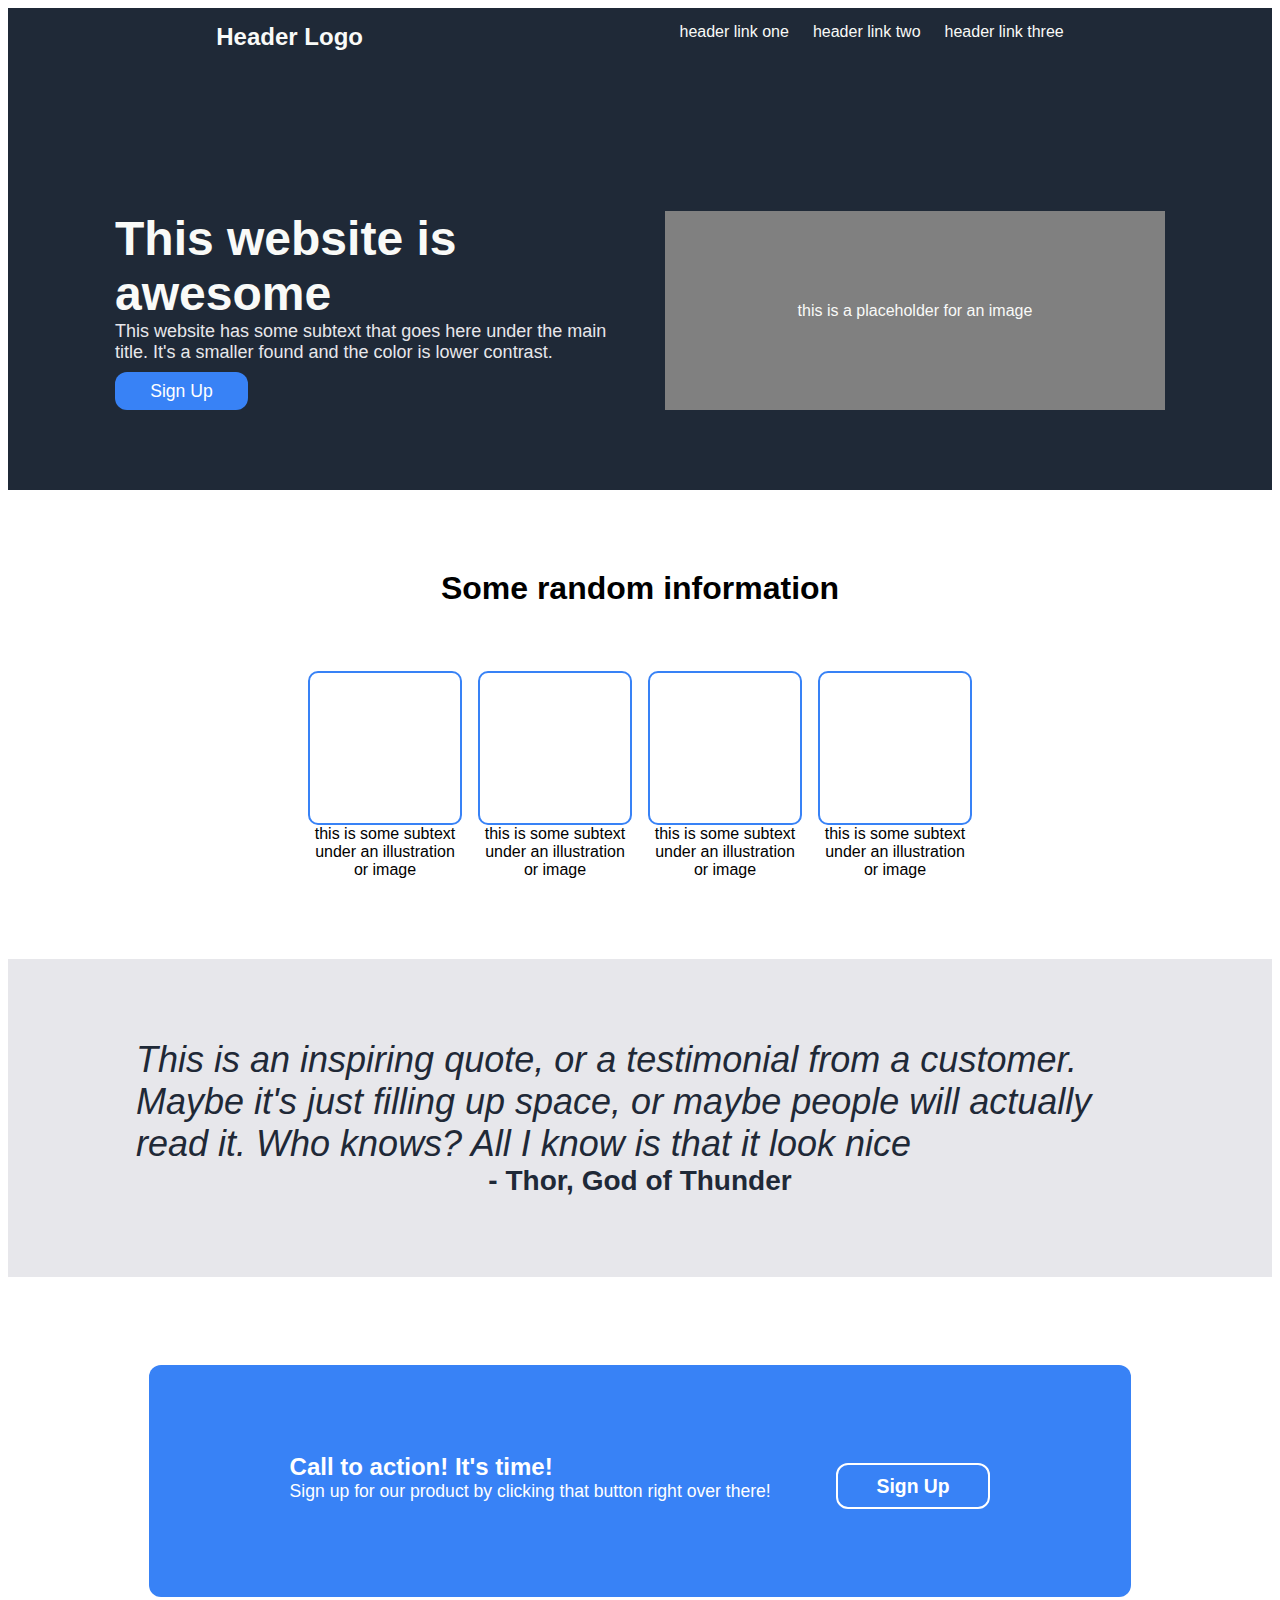
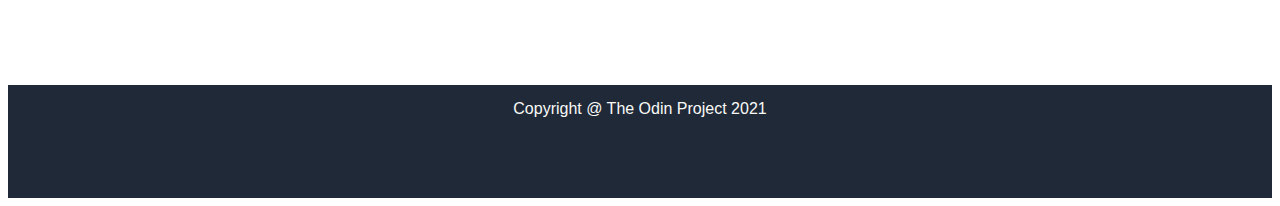
<file: index.html>
<!DOCTYPE html>
<html lang="en">
<head>
    <meta charset="UTF-8">
    <meta name="viewport" content="width=device-width, initial-scale=1.0">
    <title>Landing Page</title>
    <link rel='stylesheet' href='./style.css' />
</head>
<body>
    <div class='header-container'>
        <div class='header'>
            Header Logo     
        </div>
        <div class='header-links'>
            <div>header link one</div>
            <div>header link two</div>
            <div>header link three</div>
        </div>
    </div>

    <div class='body-container'>
        <div class='hero-container'>
            <div>
                <div class='hero-main'>This website is awesome</div>
                <div class='hero-sec'>This website has some subtext that goes here under the main title. It's a smaller found and the color is lower contrast.</div>
                <button class='button'>Sign Up</button>
            </div>
            <div class='image-container'>this is a placeholder for an image</div>
        </div>

        <div class='box-area'>
            <div>
                Some random information
            </div>
            <div class='card-container'>
                <div class='card'>
                    <div class='box'></div>
                    <div>this is some subtext under an illustration or image</div>
                </div>
                <div class='card'>
                    <div class='box'></div>
                    <div>this is some subtext under an illustration or image</div>
                </div>
                <div class='card'>
                    <div class='box'></div>
                    <div>this is some subtext under an illustration or image</div>
                </div>
                <div class='card'>
                    <div class='box'></div>
                    <div>this is some subtext under an illustration or image</div>
                </div>
            </div>
        </div>

        <div class='quote-container'>
            <div class='quote'>
                This is an inspiring quote, or a testimonial from a customer. Maybe it's just filling up space, or maybe people will
                actually read it. Who knows? All I know is that it look nice
            </div>
            <div class='quote-author'>
                - Thor, God of Thunder
            </div>
        </div>

        <div class='action-container'>
            <div class='button-container'>
                <div>Call to action! It's time!</div>
                <div>Sign up for our product by clicking that button right over there!</div>
                
            </div>
            <button class='button'>Sign Up</button>
        </div>
    </div>
    <div class='footer'>
        Copyright @ The Odin Project 2021
    </div>
</body>
</html>
</file>
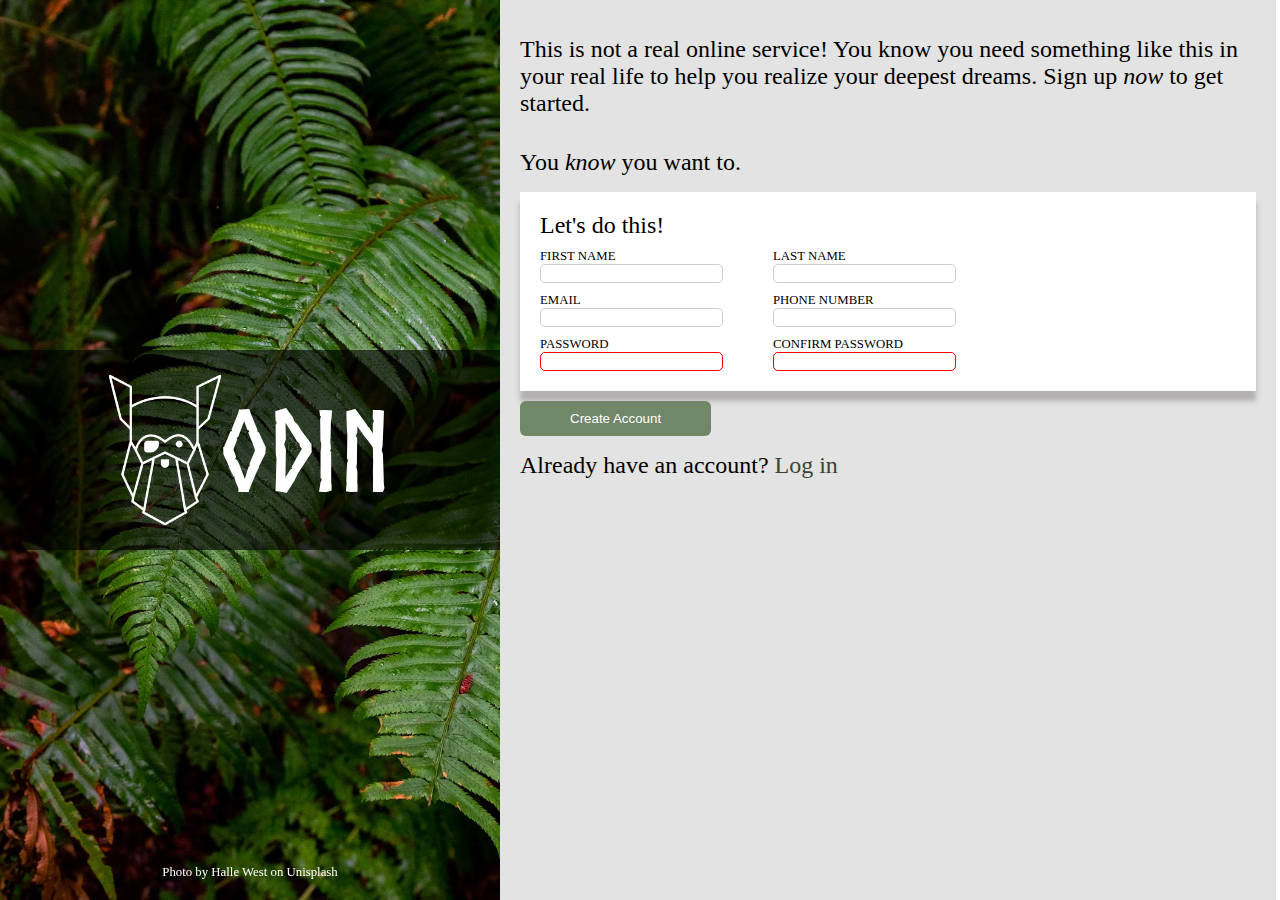
<file: LogInPage/index.html>
<!DOCTYPE html>
<html lang="en">
<head>
    <meta charset="UTF-8">
    <meta name="viewport" content="width=device-width, initial-scale=1.0">
    <title>Document</title>
    <link href='./login.css' rel='stylesheet'>
</head>
<body>
    <div id='sidebar'>
        <div class='logo-bar'>
            <img src='./odin-lined.png'>
            <span>ODIN</span>
        </div>
        <span class='footer-credit'>Photo by Halle West on Unisplash</span>
    </div>
    <div id='main-container'>
        <div>
            This is not a real online service! You know you need something like this in your real life
            to help you realize your deepest dreams. Sign up <i>now</i> to get started.
        </div>

        <div>
            You <i>know</i> you want to.
        </div>

        

        <form>
            <div>Let's do this!</div>

            <div class='row'>
                <div class='form-input'>
                    <label for='first_name'>First Name</label>
                    <input type='text' id='first_name' />  
                </div>

                <div class='form-input'>
                    <label for='last_name'>Last Name</label>
                    <input type='text' id='last_name'/>
                </div>
            </div>

            <div class='row'>
                <div class='form-input'>
                    <label for='email'>Email</label>
                    <input type='email' id='email' />
                </div>

                <div class='form-input'>
                    <label for='phone-number'>Phone Number</label>
                    <input type='text' id='phone-number' />
                </div>
            </div>

            <div class='row'>
                <div class='form-input'>
                    <label for='password'>Password</label>
                    <input type='password' id='password' required />
                </div>

                <div class='form-input'>
                    <label for='password-confirm'>Confirm Password</label>
                    <input type='password' id='password-confirm' required />
                </div>
            </div>
           

          
        </form>
        <button type='submit'>Create Account</button>
        <div>
            Already have an account? <a href=''>Log in</a>
        </div>
    </div>


</body> 
</html>
</file>
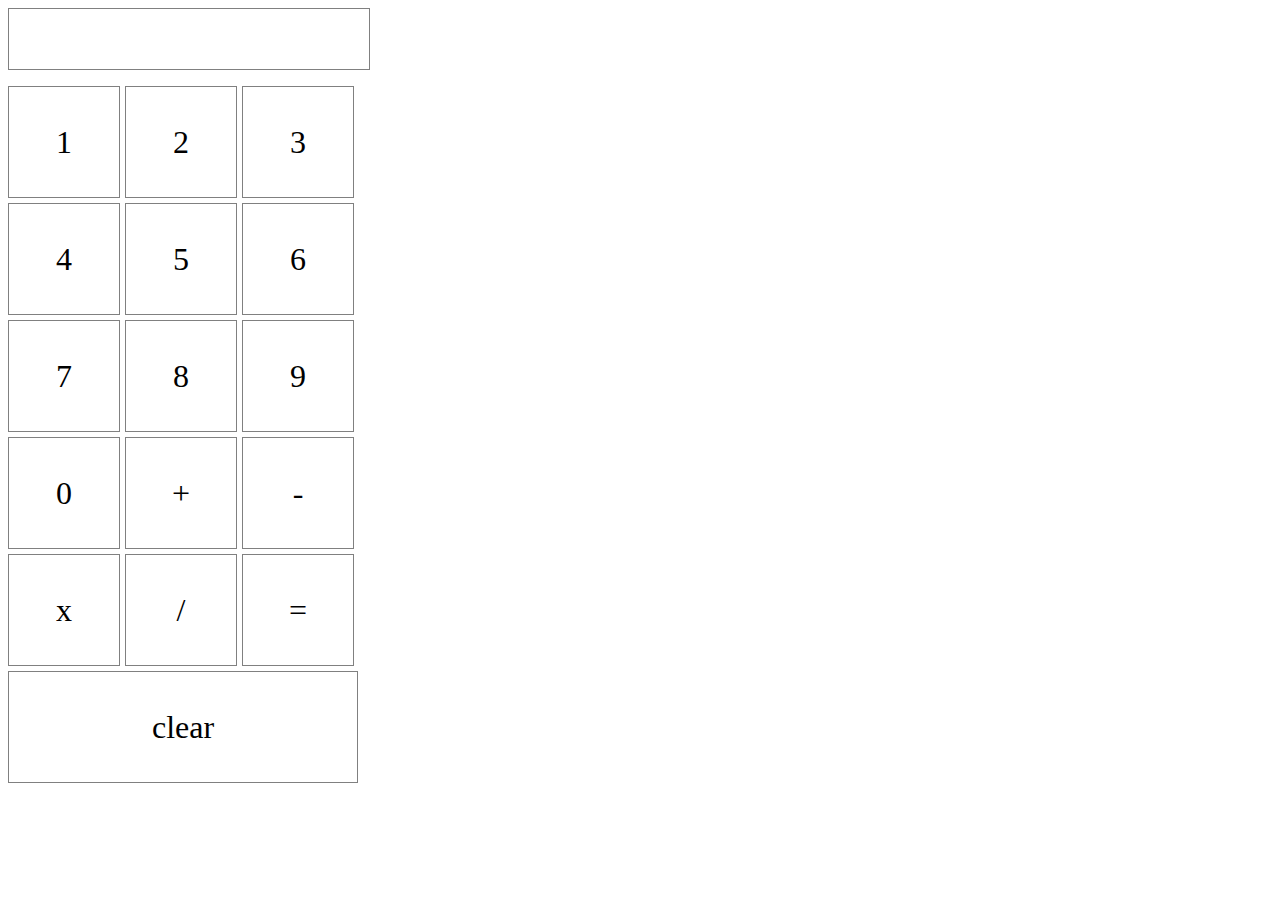
<file: Calculator/calc.html>
<!DOCTYPE html>
<html lang="en">
<head>
    <meta charset="UTF-8">
    <meta name="viewport" content="width=device-width, initial-scale=1.0">
    <title>Calculator</title>
    <link href='./calc.css' rel='stylesheet'>
</head>
<body>

    <div id='calc-container'>
        <div id='calc-display'></div>
        <div id='button-container'>
            <div class='btn' value='1'>1</div>
            <div class='btn' value='2'>2</div>
            <div class='btn' value='3'>3</div>
            <div class='btn' value='4'>4</div>
            <div class='btn' value='5'>5</div>
            <div class='btn' value='6'>6</div>
            <div class='btn' value='7'>7</div>
            <div class='btn' value='8'>8</div>
            <div class='btn' value='9'>9</div>
            <div class='btn' value='0'>0</div>
            <div class='btn' value='+'>+</div>
            <div class='btn' value='-'>-</div>
            <div class='btn' value='x'>x</div>
            <div class='btn' value='/'>/</div>
            <div class='btn' value='='>=</div>
            <div class='btn btn-clear' value='clear'>clear</div>
        </div>
    </div>
    
    <script src='./calc.js'></script>
</body>
</html>
</file>
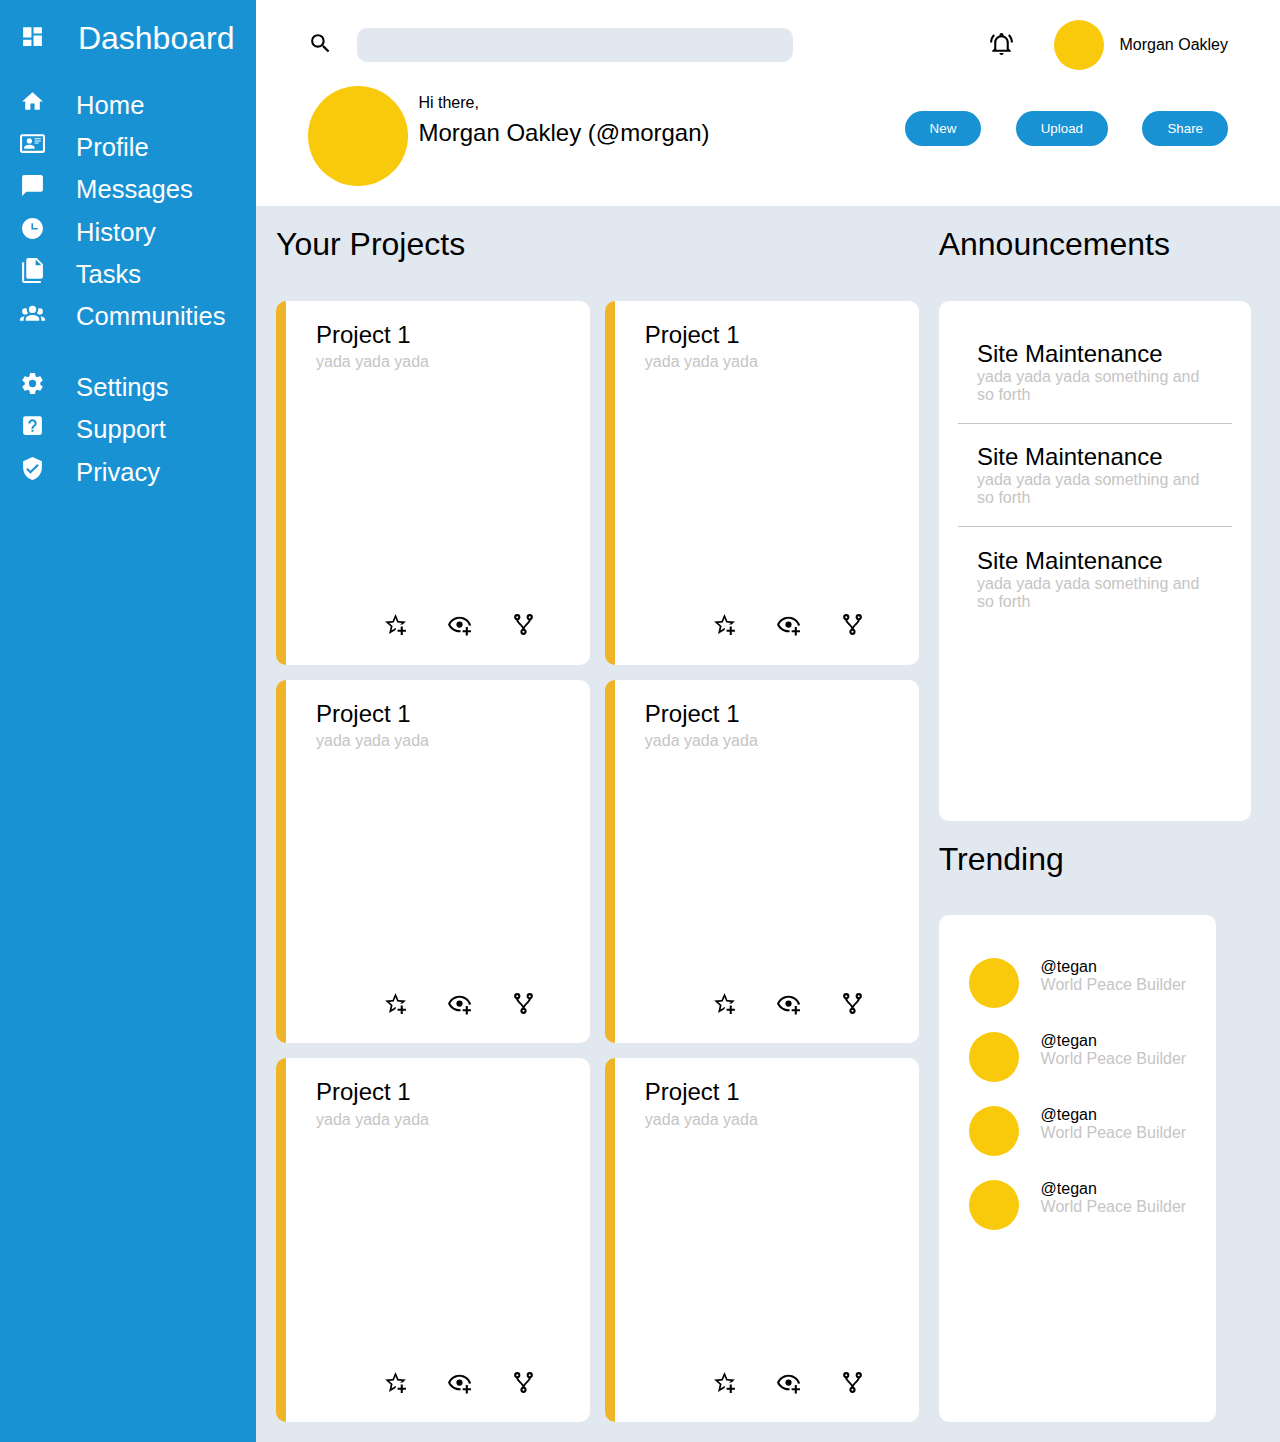
<file: GridLayout/grid.html>
<!DOCTYPE html>
<html lang="en">
<head>
    <meta charset="UTF-8">
    <meta name="viewport" content="width=device-width, initial-scale=1.0">
    <title>Document</title>
    <link href="https://fonts.googleapis.com/icon?family=Material+Icons"
      rel="stylesheet" />
    <link rel='stylesheet' href='./grid.css' />
</head>
<body>
    <div id='dashboard'>
        <div class='main-header'>
            <svg xmlns="http://www.w3.org/2000/svg" viewBox="0 0 24 24"  fill="#ffffff"><title>view-dashboard</title><path d="M13,3V9H21V3M13,21H21V11H13M3,21H11V15H3M3,13H11V3H3V13Z" /></svg>
            <span>Dashboard</span>
        </div>
        <div>
            <svg xmlns="http://www.w3.org/2000/svg" viewBox="0 0 24 24" fill="#ffffff"><title>home</title><path d="M10,20V14H14V20H19V12H22L12,3L2,12H5V20H10Z" /></svg>
            Home
        </div>
        <div>
            <svg xmlns="http://www.w3.org/2000/svg" viewBox="0 0 24 24" fill="#ffffff"><title>card-account-details-outline</title><path d="M22,3H2C0.91,3.04 0.04,3.91 0,5V19C0.04,20.09 0.91,20.96 2,21H22C23.09,20.96 23.96,20.09 24,19V5C23.96,3.91 23.09,3.04 22,3M22,19H2V5H22V19M14,17V15.75C14,14.09 10.66,13.25 9,13.25C7.34,13.25 4,14.09 4,15.75V17H14M9,7A2.5,2.5 0 0,0 6.5,9.5A2.5,2.5 0 0,0 9,12A2.5,2.5 0 0,0 11.5,9.5A2.5,2.5 0 0,0 9,7M14,7V8H20V7H14M14,9V10H20V9H14M14,11V12H18V11H14" /></svg>
            Profile
        </div>
        <div>
            <svg xmlns="http://www.w3.org/2000/svg" viewBox="0 0 24 24" fill="#ffffff"><title>message</title><path d="M20,2H4A2,2 0 0,0 2,4V22L6,18H20A2,2 0 0,0 22,16V4C22,2.89 21.1,2 20,2Z" /></svg>
            Messages
        </div>
        <div>
            <svg xmlns="http://www.w3.org/2000/svg" viewBox="0 0 24 24" fill="#ffffff"><title>clock-time-three</title><path d="M12 2C6.5 2 2 6.5 2 12C2 17.5 6.5 22 12 22C17.5 22 22 17.5 22 12S17.5 2 12 2M17 13H11V7H12.5V11.5H17V13Z" /></svg>
            History
        </div>
        <div>
            <svg xmlns="http://www.w3.org/2000/svg" viewBox="0 0 24 24" fill="#ffffff"><title>file-multiple</title><path d="M15,7H20.5L15,1.5V7M8,0H16L22,6V18A2,2 0 0,1 20,20H8C6.89,20 6,19.1 6,18V2A2,2 0 0,1 8,0M4,4V22H20V24H4A2,2 0 0,1 2,22V4H4Z" /></svg>
            Tasks
        </div>
        <div>
            <svg xmlns="http://www.w3.org/2000/svg" viewBox="0 0 24 24" fill="#ffffff"><title>account-group</title><path d="M12,5.5A3.5,3.5 0 0,1 15.5,9A3.5,3.5 0 0,1 12,12.5A3.5,3.5 0 0,1 8.5,9A3.5,3.5 0 0,1 12,5.5M5,8C5.56,8 6.08,8.15 6.53,8.42C6.38,9.85 6.8,11.27 7.66,12.38C7.16,13.34 6.16,14 5,14A3,3 0 0,1 2,11A3,3 0 0,1 5,8M19,8A3,3 0 0,1 22,11A3,3 0 0,1 19,14C17.84,14 16.84,13.34 16.34,12.38C17.2,11.27 17.62,9.85 17.47,8.42C17.92,8.15 18.44,8 19,8M5.5,18.25C5.5,16.18 8.41,14.5 12,14.5C15.59,14.5 18.5,16.18 18.5,18.25V20H5.5V18.25M0,20V18.5C0,17.11 1.89,15.94 4.45,15.6C3.86,16.28 3.5,17.22 3.5,18.25V20H0M24,20H20.5V18.25C20.5,17.22 20.14,16.28 19.55,15.6C22.11,15.94 24,17.11 24,18.5V20Z" /></svg>
            Communities
        </div>

        <br />

        <div>
            <svg xmlns="http://www.w3.org/2000/svg" viewBox="0 0 24 24" fill="#ffffff"><title>cog</title><path d="M12,15.5A3.5,3.5 0 0,1 8.5,12A3.5,3.5 0 0,1 12,8.5A3.5,3.5 0 0,1 15.5,12A3.5,3.5 0 0,1 12,15.5M19.43,12.97C19.47,12.65 19.5,12.33 19.5,12C19.5,11.67 19.47,11.34 19.43,11L21.54,9.37C21.73,9.22 21.78,8.95 21.66,8.73L19.66,5.27C19.54,5.05 19.27,4.96 19.05,5.05L16.56,6.05C16.04,5.66 15.5,5.32 14.87,5.07L14.5,2.42C14.46,2.18 14.25,2 14,2H10C9.75,2 9.54,2.18 9.5,2.42L9.13,5.07C8.5,5.32 7.96,5.66 7.44,6.05L4.95,5.05C4.73,4.96 4.46,5.05 4.34,5.27L2.34,8.73C2.21,8.95 2.27,9.22 2.46,9.37L4.57,11C4.53,11.34 4.5,11.67 4.5,12C4.5,12.33 4.53,12.65 4.57,12.97L2.46,14.63C2.27,14.78 2.21,15.05 2.34,15.27L4.34,18.73C4.46,18.95 4.73,19.03 4.95,18.95L7.44,17.94C7.96,18.34 8.5,18.68 9.13,18.93L9.5,21.58C9.54,21.82 9.75,22 10,22H14C14.25,22 14.46,21.82 14.5,21.58L14.87,18.93C15.5,18.67 16.04,18.34 16.56,17.94L19.05,18.95C19.27,19.03 19.54,18.95 19.66,18.73L21.66,15.27C21.78,15.05 21.73,14.78 21.54,14.63L19.43,12.97Z" /></svg>
            Settings
        </div>
        <div>
            <svg xmlns="http://www.w3.org/2000/svg" viewBox="0 0 24 24" fill="#ffffff"><title>help-box</title><path d="M11,18H13V16H11V18M12,6A4,4 0 0,0 8,10H10A2,2 0 0,1 12,8A2,2 0 0,1 14,10C14,12 11,11.75 11,15H13C13,12.75 16,12.5 16,10A4,4 0 0,0 12,6M5,3H19A2,2 0 0,1 21,5V19A2,2 0 0,1 19,21H5A2,2 0 0,1 3,19V5A2,2 0 0,1 5,3Z" /></svg>
            Support
        </div>
        <div>
            <svg xmlns="http://www.w3.org/2000/svg" viewBox="0 0 24 24" fill="#ffffff"><title>shield-check</title><path d="M10,17L6,13L7.41,11.59L10,14.17L16.59,7.58L18,9M12,1L3,5V11C3,16.55 6.84,21.74 12,23C17.16,21.74 21,16.55 21,11V5L12,1Z" /></svg>
            Privacy
        </div>
    </div>

    <div class='heading'>
        <div>
            <span><svg xmlns="http://www.w3.org/2000/svg" viewBox="0 0 24 24"><title>magnify</title><path d="M9.5,3A6.5,6.5 0 0,1 16,9.5C16,11.11 15.41,12.59 14.44,13.73L14.71,14H15.5L20.5,19L19,20.5L14,15.5V14.71L13.73,14.44C12.59,15.41 11.11,16 9.5,16A6.5,6.5 0 0,1 3,9.5A6.5,6.5 0 0,1 9.5,3M9.5,5C7,5 5,7 5,9.5C5,12 7,14 9.5,14C12,14 14,12 14,9.5C14,7 12,5 9.5,5Z" /></svg></span>
            <input type='text' />
        </div>
        <div class='head-right'>    
            <span><svg xmlns="http://www.w3.org/2000/svg" viewBox="0 0 24 24"><title>bell-ring-outline</title><path d="M10,21H14A2,2 0 0,1 12,23A2,2 0 0,1 10,21M21,19V20H3V19L5,17V11C5,7.9 7.03,5.17 10,4.29C10,4.19 10,4.1 10,4A2,2 0 0,1 12,2A2,2 0 0,1 14,4C14,4.1 14,4.19 14,4.29C16.97,5.17 19,7.9 19,11V17L21,19M17,11A5,5 0 0,0 12,6A5,5 0 0,0 7,11V18H17V11M19.75,3.19L18.33,4.61C20.04,6.3 21,8.6 21,11H23C23,8.07 21.84,5.25 19.75,3.19M1,11H3C3,8.6 3.96,6.3 5.67,4.61L4.25,3.19C2.16,5.25 1,8.07 1,11Z" /></svg></span>
            <div class='icon profile small'></div>
            <div>Morgan Oakley</div>
        </div>
        <div class='profile-head'> 
            <span class='icon profile big'></span>
            <div>Hi there,</div>
            <div class='larger'>Morgan Oakley (@morgan)</div>
        </div>
        <div>
            <button>New</button>
            <button>Upload</button>
            <button>Share</button>
        </div>

    </div>

    <div class='content'>
        <div class='projects'>
            <div class='content-heading'>Your Projects</div>
            <div class='card'>
                <div class='card-title larger'>Project 1</div>
                <div class='card-description sub'>yada yada yada</div>
                <div class='card-icons'>
                    <span><svg xmlns="http://www.w3.org/2000/svg" viewBox="0 0 24 24"><title>star-plus-outline</title><path d="M5.8 21L7.4 14L2 9.2L9.2 8.6L12 2L14.8 8.6L22 9.2L18.8 12H18C17.3 12 16.6 12.1 15.9 12.4L18.1 10.5L13.7 10.1L12 6.1L10.3 10.1L5.9 10.5L9.2 13.4L8.2 17.7L12 15.4L12.5 15.7C12.3 16.2 12.1 16.8 12.1 17.3L5.8 21M17 14V17H14V19H17V22H19V19H22V17H19V14H17Z" /></svg></span>
                    <span><svg xmlns="http://www.w3.org/2000/svg" viewBox="0 0 24 24"><title>eye-plus-outline</title><path d="M12,4.5C7,4.5 2.73,7.61 1,12C2.73,16.39 7,19.5 12,19.5C12.36,19.5 12.72,19.5 13.08,19.45C13.03,19.13 13,18.82 13,18.5C13,18.14 13.04,17.78 13.1,17.42C12.74,17.46 12.37,17.5 12,17.5C8.24,17.5 4.83,15.36 3.18,12C4.83,8.64 8.24,6.5 12,6.5C15.76,6.5 19.17,8.64 20.82,12C20.7,12.24 20.56,12.45 20.43,12.68C21.09,12.84 21.72,13.11 22.29,13.5C22.56,13 22.8,12.5 23,12C21.27,7.61 17,4.5 12,4.5M12,9A3,3 0 0,0 9,12A3,3 0 0,0 12,15A3,3 0 0,0 15,12A3,3 0 0,0 12,9M18,14.5V17.5H15V19.5H18V22.5H20V19.5H23V17.5H20V14.5H18Z" /></svg></span>
                    <span><svg xmlns="http://www.w3.org/2000/svg" viewBox="0 0 24 24"><title>source-fork</title><path d="M6,2A3,3 0 0,1 9,5C9,6.28 8.19,7.38 7.06,7.81C7.15,8.27 7.39,8.83 8,9.63C9,10.92 11,12.83 12,14.17C13,12.83 15,10.92 16,9.63C16.61,8.83 16.85,8.27 16.94,7.81C15.81,7.38 15,6.28 15,5A3,3 0 0,1 18,2A3,3 0 0,1 21,5C21,6.32 20.14,7.45 18.95,7.85C18.87,8.37 18.64,9 18,9.83C17,11.17 15,13.08 14,14.38C13.39,15.17 13.15,15.73 13.06,16.19C14.19,16.62 15,17.72 15,19A3,3 0 0,1 12,22A3,3 0 0,1 9,19C9,17.72 9.81,16.62 10.94,16.19C10.85,15.73 10.61,15.17 10,14.38C9,13.08 7,11.17 6,9.83C5.36,9 5.13,8.37 5.05,7.85C3.86,7.45 3,6.32 3,5A3,3 0 0,1 6,2M6,4A1,1 0 0,0 5,5A1,1 0 0,0 6,6A1,1 0 0,0 7,5A1,1 0 0,0 6,4M18,4A1,1 0 0,0 17,5A1,1 0 0,0 18,6A1,1 0 0,0 19,5A1,1 0 0,0 18,4M12,18A1,1 0 0,0 11,19A1,1 0 0,0 12,20A1,1 0 0,0 13,19A1,1 0 0,0 12,18Z" /></svg></span>
                </div>
            </div>
            <div class='card'>
                <div class='card-title larger'>Project 1</div>
                <div class='card-description sub'>yada yada yada</div>
                <div class='card-icons'>
                    <span><svg xmlns="http://www.w3.org/2000/svg" viewBox="0 0 24 24"><title>star-plus-outline</title><path d="M5.8 21L7.4 14L2 9.2L9.2 8.6L12 2L14.8 8.6L22 9.2L18.8 12H18C17.3 12 16.6 12.1 15.9 12.4L18.1 10.5L13.7 10.1L12 6.1L10.3 10.1L5.9 10.5L9.2 13.4L8.2 17.7L12 15.4L12.5 15.7C12.3 16.2 12.1 16.8 12.1 17.3L5.8 21M17 14V17H14V19H17V22H19V19H22V17H19V14H17Z" /></svg></span>
                    <span><svg xmlns="http://www.w3.org/2000/svg" viewBox="0 0 24 24"><title>eye-plus-outline</title><path d="M12,4.5C7,4.5 2.73,7.61 1,12C2.73,16.39 7,19.5 12,19.5C12.36,19.5 12.72,19.5 13.08,19.45C13.03,19.13 13,18.82 13,18.5C13,18.14 13.04,17.78 13.1,17.42C12.74,17.46 12.37,17.5 12,17.5C8.24,17.5 4.83,15.36 3.18,12C4.83,8.64 8.24,6.5 12,6.5C15.76,6.5 19.17,8.64 20.82,12C20.7,12.24 20.56,12.45 20.43,12.68C21.09,12.84 21.72,13.11 22.29,13.5C22.56,13 22.8,12.5 23,12C21.27,7.61 17,4.5 12,4.5M12,9A3,3 0 0,0 9,12A3,3 0 0,0 12,15A3,3 0 0,0 15,12A3,3 0 0,0 12,9M18,14.5V17.5H15V19.5H18V22.5H20V19.5H23V17.5H20V14.5H18Z" /></svg></span>
                    <span><svg xmlns="http://www.w3.org/2000/svg" viewBox="0 0 24 24"><title>source-fork</title><path d="M6,2A3,3 0 0,1 9,5C9,6.28 8.19,7.38 7.06,7.81C7.15,8.27 7.39,8.83 8,9.63C9,10.92 11,12.83 12,14.17C13,12.83 15,10.92 16,9.63C16.61,8.83 16.85,8.27 16.94,7.81C15.81,7.38 15,6.28 15,5A3,3 0 0,1 18,2A3,3 0 0,1 21,5C21,6.32 20.14,7.45 18.95,7.85C18.87,8.37 18.64,9 18,9.83C17,11.17 15,13.08 14,14.38C13.39,15.17 13.15,15.73 13.06,16.19C14.19,16.62 15,17.72 15,19A3,3 0 0,1 12,22A3,3 0 0,1 9,19C9,17.72 9.81,16.62 10.94,16.19C10.85,15.73 10.61,15.17 10,14.38C9,13.08 7,11.17 6,9.83C5.36,9 5.13,8.37 5.05,7.85C3.86,7.45 3,6.32 3,5A3,3 0 0,1 6,2M6,4A1,1 0 0,0 5,5A1,1 0 0,0 6,6A1,1 0 0,0 7,5A1,1 0 0,0 6,4M18,4A1,1 0 0,0 17,5A1,1 0 0,0 18,6A1,1 0 0,0 19,5A1,1 0 0,0 18,4M12,18A1,1 0 0,0 11,19A1,1 0 0,0 12,20A1,1 0 0,0 13,19A1,1 0 0,0 12,18Z" /></svg></span>
                </div>
            </div>
            <div class='card'>
                <div class='card-title larger'>Project 1</div>
                <div class='card-description sub'>yada yada yada</div>
                <div class='card-icons'>
                    <span><svg xmlns="http://www.w3.org/2000/svg" viewBox="0 0 24 24"><title>star-plus-outline</title><path d="M5.8 21L7.4 14L2 9.2L9.2 8.6L12 2L14.8 8.6L22 9.2L18.8 12H18C17.3 12 16.6 12.1 15.9 12.4L18.1 10.5L13.7 10.1L12 6.1L10.3 10.1L5.9 10.5L9.2 13.4L8.2 17.7L12 15.4L12.5 15.7C12.3 16.2 12.1 16.8 12.1 17.3L5.8 21M17 14V17H14V19H17V22H19V19H22V17H19V14H17Z" /></svg></span>
                    <span><svg xmlns="http://www.w3.org/2000/svg" viewBox="0 0 24 24"><title>eye-plus-outline</title><path d="M12,4.5C7,4.5 2.73,7.61 1,12C2.73,16.39 7,19.5 12,19.5C12.36,19.5 12.72,19.5 13.08,19.45C13.03,19.13 13,18.82 13,18.5C13,18.14 13.04,17.78 13.1,17.42C12.74,17.46 12.37,17.5 12,17.5C8.24,17.5 4.83,15.36 3.18,12C4.83,8.64 8.24,6.5 12,6.5C15.76,6.5 19.17,8.64 20.82,12C20.7,12.24 20.56,12.45 20.43,12.68C21.09,12.84 21.72,13.11 22.29,13.5C22.56,13 22.8,12.5 23,12C21.27,7.61 17,4.5 12,4.5M12,9A3,3 0 0,0 9,12A3,3 0 0,0 12,15A3,3 0 0,0 15,12A3,3 0 0,0 12,9M18,14.5V17.5H15V19.5H18V22.5H20V19.5H23V17.5H20V14.5H18Z" /></svg></span>
                    <span><svg xmlns="http://www.w3.org/2000/svg" viewBox="0 0 24 24"><title>source-fork</title><path d="M6,2A3,3 0 0,1 9,5C9,6.28 8.19,7.38 7.06,7.81C7.15,8.27 7.39,8.83 8,9.63C9,10.92 11,12.83 12,14.17C13,12.83 15,10.92 16,9.63C16.61,8.83 16.85,8.27 16.94,7.81C15.81,7.38 15,6.28 15,5A3,3 0 0,1 18,2A3,3 0 0,1 21,5C21,6.32 20.14,7.45 18.95,7.85C18.87,8.37 18.64,9 18,9.83C17,11.17 15,13.08 14,14.38C13.39,15.17 13.15,15.73 13.06,16.19C14.19,16.62 15,17.72 15,19A3,3 0 0,1 12,22A3,3 0 0,1 9,19C9,17.72 9.81,16.62 10.94,16.19C10.85,15.73 10.61,15.17 10,14.38C9,13.08 7,11.17 6,9.83C5.36,9 5.13,8.37 5.05,7.85C3.86,7.45 3,6.32 3,5A3,3 0 0,1 6,2M6,4A1,1 0 0,0 5,5A1,1 0 0,0 6,6A1,1 0 0,0 7,5A1,1 0 0,0 6,4M18,4A1,1 0 0,0 17,5A1,1 0 0,0 18,6A1,1 0 0,0 19,5A1,1 0 0,0 18,4M12,18A1,1 0 0,0 11,19A1,1 0 0,0 12,20A1,1 0 0,0 13,19A1,1 0 0,0 12,18Z" /></svg></span>
                </div>
            </div>
            <div class='card'>
                <div class='card-title larger'>Project 1</div>
                <div class='card-description sub'>yada yada yada</div>
                <div class='card-icons'>
                    <span><svg xmlns="http://www.w3.org/2000/svg" viewBox="0 0 24 24"><title>star-plus-outline</title><path d="M5.8 21L7.4 14L2 9.2L9.2 8.6L12 2L14.8 8.6L22 9.2L18.8 12H18C17.3 12 16.6 12.1 15.9 12.4L18.1 10.5L13.7 10.1L12 6.1L10.3 10.1L5.9 10.5L9.2 13.4L8.2 17.7L12 15.4L12.5 15.7C12.3 16.2 12.1 16.8 12.1 17.3L5.8 21M17 14V17H14V19H17V22H19V19H22V17H19V14H17Z" /></svg></span>
                    <span><svg xmlns="http://www.w3.org/2000/svg" viewBox="0 0 24 24"><title>eye-plus-outline</title><path d="M12,4.5C7,4.5 2.73,7.61 1,12C2.73,16.39 7,19.5 12,19.5C12.36,19.5 12.72,19.5 13.08,19.45C13.03,19.13 13,18.82 13,18.5C13,18.14 13.04,17.78 13.1,17.42C12.74,17.46 12.37,17.5 12,17.5C8.24,17.5 4.83,15.36 3.18,12C4.83,8.64 8.24,6.5 12,6.5C15.76,6.5 19.17,8.64 20.82,12C20.7,12.24 20.56,12.45 20.43,12.68C21.09,12.84 21.72,13.11 22.29,13.5C22.56,13 22.8,12.5 23,12C21.27,7.61 17,4.5 12,4.5M12,9A3,3 0 0,0 9,12A3,3 0 0,0 12,15A3,3 0 0,0 15,12A3,3 0 0,0 12,9M18,14.5V17.5H15V19.5H18V22.5H20V19.5H23V17.5H20V14.5H18Z" /></svg></span>
                    <span><svg xmlns="http://www.w3.org/2000/svg" viewBox="0 0 24 24"><title>source-fork</title><path d="M6,2A3,3 0 0,1 9,5C9,6.28 8.19,7.38 7.06,7.81C7.15,8.27 7.39,8.83 8,9.63C9,10.92 11,12.83 12,14.17C13,12.83 15,10.92 16,9.63C16.61,8.83 16.85,8.27 16.94,7.81C15.81,7.38 15,6.28 15,5A3,3 0 0,1 18,2A3,3 0 0,1 21,5C21,6.32 20.14,7.45 18.95,7.85C18.87,8.37 18.64,9 18,9.83C17,11.17 15,13.08 14,14.38C13.39,15.17 13.15,15.73 13.06,16.19C14.19,16.62 15,17.72 15,19A3,3 0 0,1 12,22A3,3 0 0,1 9,19C9,17.72 9.81,16.62 10.94,16.19C10.85,15.73 10.61,15.17 10,14.38C9,13.08 7,11.17 6,9.83C5.36,9 5.13,8.37 5.05,7.85C3.86,7.45 3,6.32 3,5A3,3 0 0,1 6,2M6,4A1,1 0 0,0 5,5A1,1 0 0,0 6,6A1,1 0 0,0 7,5A1,1 0 0,0 6,4M18,4A1,1 0 0,0 17,5A1,1 0 0,0 18,6A1,1 0 0,0 19,5A1,1 0 0,0 18,4M12,18A1,1 0 0,0 11,19A1,1 0 0,0 12,20A1,1 0 0,0 13,19A1,1 0 0,0 12,18Z" /></svg></span>
                </div>
            </div>
            <div class='card'>
                <div class='card-title larger'>Project 1</div>
                <div class='card-description sub'>yada yada yada</div>
                <div class='card-icons'>
                    <span><svg xmlns="http://www.w3.org/2000/svg" viewBox="0 0 24 24"><title>star-plus-outline</title><path d="M5.8 21L7.4 14L2 9.2L9.2 8.6L12 2L14.8 8.6L22 9.2L18.8 12H18C17.3 12 16.6 12.1 15.9 12.4L18.1 10.5L13.7 10.1L12 6.1L10.3 10.1L5.9 10.5L9.2 13.4L8.2 17.7L12 15.4L12.5 15.7C12.3 16.2 12.1 16.8 12.1 17.3L5.8 21M17 14V17H14V19H17V22H19V19H22V17H19V14H17Z" /></svg></span>
                    <span><svg xmlns="http://www.w3.org/2000/svg" viewBox="0 0 24 24"><title>eye-plus-outline</title><path d="M12,4.5C7,4.5 2.73,7.61 1,12C2.73,16.39 7,19.5 12,19.5C12.36,19.5 12.72,19.5 13.08,19.45C13.03,19.13 13,18.82 13,18.5C13,18.14 13.04,17.78 13.1,17.42C12.74,17.46 12.37,17.5 12,17.5C8.24,17.5 4.83,15.36 3.18,12C4.83,8.64 8.24,6.5 12,6.5C15.76,6.5 19.17,8.64 20.82,12C20.7,12.24 20.56,12.45 20.43,12.68C21.09,12.84 21.72,13.11 22.29,13.5C22.56,13 22.8,12.5 23,12C21.27,7.61 17,4.5 12,4.5M12,9A3,3 0 0,0 9,12A3,3 0 0,0 12,15A3,3 0 0,0 15,12A3,3 0 0,0 12,9M18,14.5V17.5H15V19.5H18V22.5H20V19.5H23V17.5H20V14.5H18Z" /></svg></span>
                    <span><svg xmlns="http://www.w3.org/2000/svg" viewBox="0 0 24 24"><title>source-fork</title><path d="M6,2A3,3 0 0,1 9,5C9,6.28 8.19,7.38 7.06,7.81C7.15,8.27 7.39,8.83 8,9.63C9,10.92 11,12.83 12,14.17C13,12.83 15,10.92 16,9.63C16.61,8.83 16.85,8.27 16.94,7.81C15.81,7.38 15,6.28 15,5A3,3 0 0,1 18,2A3,3 0 0,1 21,5C21,6.32 20.14,7.45 18.95,7.85C18.87,8.37 18.64,9 18,9.83C17,11.17 15,13.08 14,14.38C13.39,15.17 13.15,15.73 13.06,16.19C14.19,16.62 15,17.72 15,19A3,3 0 0,1 12,22A3,3 0 0,1 9,19C9,17.72 9.81,16.62 10.94,16.19C10.85,15.73 10.61,15.17 10,14.38C9,13.08 7,11.17 6,9.83C5.36,9 5.13,8.37 5.05,7.85C3.86,7.45 3,6.32 3,5A3,3 0 0,1 6,2M6,4A1,1 0 0,0 5,5A1,1 0 0,0 6,6A1,1 0 0,0 7,5A1,1 0 0,0 6,4M18,4A1,1 0 0,0 17,5A1,1 0 0,0 18,6A1,1 0 0,0 19,5A1,1 0 0,0 18,4M12,18A1,1 0 0,0 11,19A1,1 0 0,0 12,20A1,1 0 0,0 13,19A1,1 0 0,0 12,18Z" /></svg></span>
                </div>
            </div>
            <div class='card'>
                <div class='card-title larger'>Project 1</div>
                <div class='card-description sub'>yada yada yada</div>
                <div class='card-icons'>
                    <span><svg xmlns="http://www.w3.org/2000/svg" viewBox="0 0 24 24"><title>star-plus-outline</title><path d="M5.8 21L7.4 14L2 9.2L9.2 8.6L12 2L14.8 8.6L22 9.2L18.8 12H18C17.3 12 16.6 12.1 15.9 12.4L18.1 10.5L13.7 10.1L12 6.1L10.3 10.1L5.9 10.5L9.2 13.4L8.2 17.7L12 15.4L12.5 15.7C12.3 16.2 12.1 16.8 12.1 17.3L5.8 21M17 14V17H14V19H17V22H19V19H22V17H19V14H17Z" /></svg></span>
                    <span><svg xmlns="http://www.w3.org/2000/svg" viewBox="0 0 24 24"><title>eye-plus-outline</title><path d="M12,4.5C7,4.5 2.73,7.61 1,12C2.73,16.39 7,19.5 12,19.5C12.36,19.5 12.72,19.5 13.08,19.45C13.03,19.13 13,18.82 13,18.5C13,18.14 13.04,17.78 13.1,17.42C12.74,17.46 12.37,17.5 12,17.5C8.24,17.5 4.83,15.36 3.18,12C4.83,8.64 8.24,6.5 12,6.5C15.76,6.5 19.17,8.64 20.82,12C20.7,12.24 20.56,12.45 20.43,12.68C21.09,12.84 21.72,13.11 22.29,13.5C22.56,13 22.8,12.5 23,12C21.27,7.61 17,4.5 12,4.5M12,9A3,3 0 0,0 9,12A3,3 0 0,0 12,15A3,3 0 0,0 15,12A3,3 0 0,0 12,9M18,14.5V17.5H15V19.5H18V22.5H20V19.5H23V17.5H20V14.5H18Z" /></svg></span>
                    <span><svg xmlns="http://www.w3.org/2000/svg" viewBox="0 0 24 24"><title>source-fork</title><path d="M6,2A3,3 0 0,1 9,5C9,6.28 8.19,7.38 7.06,7.81C7.15,8.27 7.39,8.83 8,9.63C9,10.92 11,12.83 12,14.17C13,12.83 15,10.92 16,9.63C16.61,8.83 16.85,8.27 16.94,7.81C15.81,7.38 15,6.28 15,5A3,3 0 0,1 18,2A3,3 0 0,1 21,5C21,6.32 20.14,7.45 18.95,7.85C18.87,8.37 18.64,9 18,9.83C17,11.17 15,13.08 14,14.38C13.39,15.17 13.15,15.73 13.06,16.19C14.19,16.62 15,17.72 15,19A3,3 0 0,1 12,22A3,3 0 0,1 9,19C9,17.72 9.81,16.62 10.94,16.19C10.85,15.73 10.61,15.17 10,14.38C9,13.08 7,11.17 6,9.83C5.36,9 5.13,8.37 5.05,7.85C3.86,7.45 3,6.32 3,5A3,3 0 0,1 6,2M6,4A1,1 0 0,0 5,5A1,1 0 0,0 6,6A1,1 0 0,0 7,5A1,1 0 0,0 6,4M18,4A1,1 0 0,0 17,5A1,1 0 0,0 18,6A1,1 0 0,0 19,5A1,1 0 0,0 18,4M12,18A1,1 0 0,0 11,19A1,1 0 0,0 12,20A1,1 0 0,0 13,19A1,1 0 0,0 12,18Z" /></svg></span>
                </div>
            </div>
            
        </div>
        <div>
            <div class='content-heading'>Announcements</div>
            <div class='announcements-container'>
                <div class='announcement'>
                    <div class='title larger'>Site Maintenance</div>
                    <div class='sub'>yada yada yada something and so forth</div>
                </div>
                <div class='announcement'>
                    <div class='title larger'>Site Maintenance</div>
                    <div class='sub'>yada yada yada something and so forth</div>
                </div>
                <div class='announcement'>
                    <div class='title larger'>Site Maintenance</div>
                    <div class='sub'>yada yada yada something and so forth</div>
                </div>
            </div>
        </div>
        <div class='trending-container'>
            <div class='content-heading'>Trending</div>
            <div class='trending'>
                <div class='trend-profile'>
                    <div class='icon profile small'></div>
                    <div class='user-info'>
                        <span class='user-tag'>@tegan</span>
                        <span class='user-description sub'>World Peace Builder</span>
                    </div> 
                </div>
                <div class='trend-profile'>
                    <div class='icon profile small'></div>
                    <div class='user-info'>
                        <span class='user-tag'>@tegan</span>
                        <span class='user-description sub'>World Peace Builder</span>
                    </div> 
                </div>
                <div class='trend-profile'>
                    <div class='icon profile small'></div>
                    <div class='user-info'>
                        <span class='user-tag'>@tegan</span>
                        <span class='user-description sub'>World Peace Builder</span>
                    </div> 
                </div>
                <div class='trend-profile'>
                    <div class='icon profile small'></div>
                    <div class='user-info'>
                        <span class='user-tag'>@tegan</span>
                        <span class='user-description sub'>World Peace Builder</span>
                    </div> 
                </div>
            </div>
        </div>
    </div>
</body>
</html>
</file>
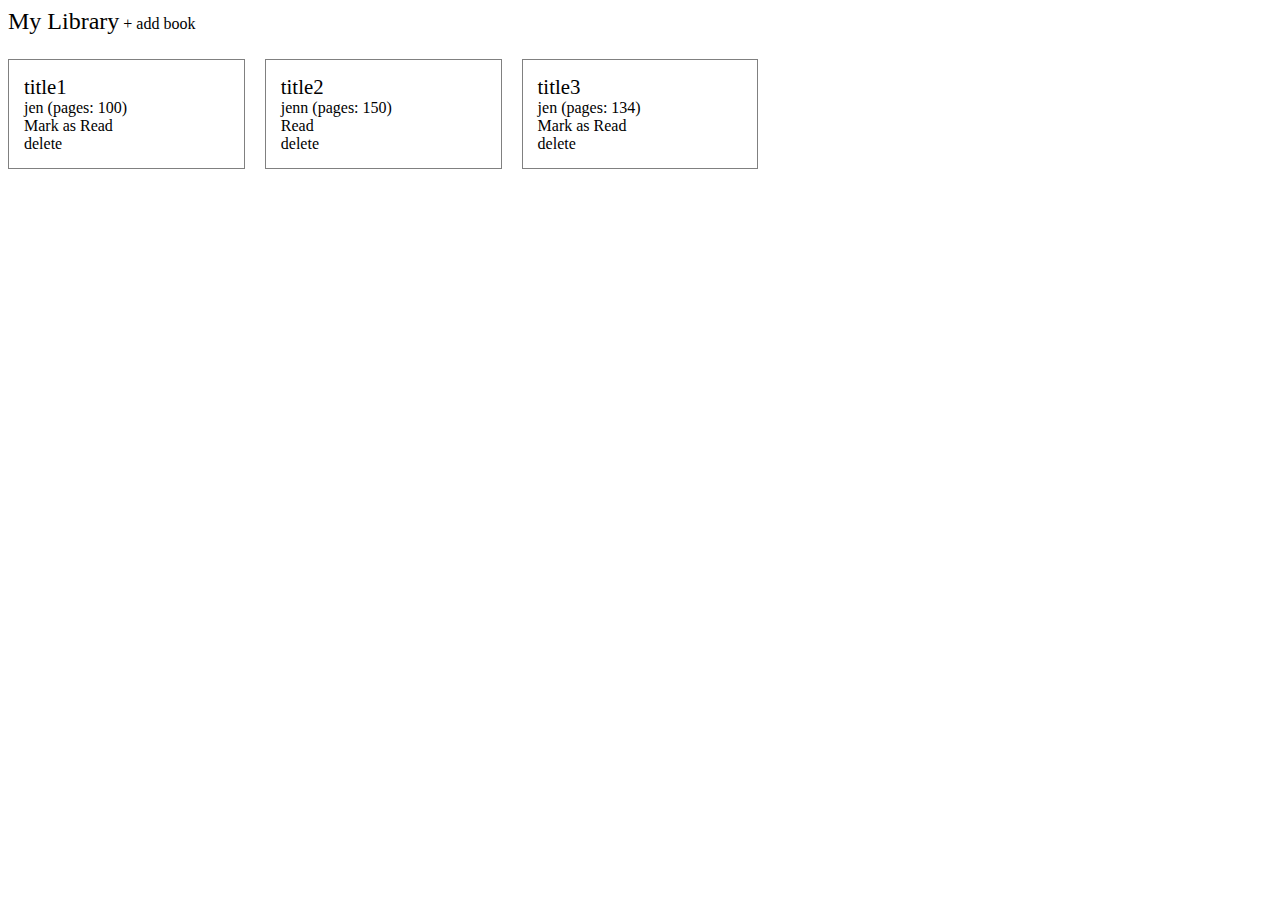
<file: Library/library.html>
<!DOCTYPE html>
<html lang="en">
<head>
    <meta charset="UTF-8">
    <meta name="viewport" content="width=device-width, initial-scale=1.0">
    <title>Library</title>
    <link href='./library.css' rel='stylesheet' />
</head>
<body>
    <div class='bot-padd'>
        <span class='heading'>My Library</span> 
        <span class='add-button'>+ add book</span>
    </div>
    <div class='library'>

    </div>

    <div class='modal'>
        <div class='modal-head'>Add A Book</div>
        <div class='content'>
            <label for='book-title'>
                Title
            </label>
            <input type='text' id='book-title' />
            
            <label for='book-author'>
                Author
            </label>
            <input type='text' id='book-author'/>

            <label for='book-pages'>Pages</label>
            <input type='number' id='book-pages' />

            <label for='book-read'><input type='checkbox' id='book-read'></checkbox> Read</label>
            <button id='add-book-btn'>Add Book</button>
        </div>
    </div>

    <script src='./library.js'></script>
</body>
</html>
</file>
<file: style.css>
body{
    font-family:Verdana, Geneva, Tahoma, sans-serif;
    display: flex;
    flex-direction: column;
    align-content: space-between;
}



.header-container, .footer, .hero-container {
    display: flex;
  padding: 15px 50px;

    background-color: #1F2937;
    color: #F9FAF8;
    padding-bottom: 5em;
}

.body-container > div {
    padding: 5em 8em;
}

.header-container {
    justify-content: space-around;
}
.header-links{
    display: flex;
    gap: 1.5em;
}

.header, .button-container > div:first-child {
    font-size: 24px;
    font-weight: 600;
}

.hero-main{
    font-size: 48px;
    color: #F9FAF8;
    font-weight: 900;
}

.hero-container {
    gap: 50px ;
    justify-content: center;
}
.hero-container div {
    width: 500px;
    flex-shrink: 0;
}
.image-container {
    background-color: grey;
    align-content: center;
        justify-content: center;
  display: flex;
  align-items: center;
}
.box-area{
    display: flex;
  flex-direction: column;
}
.box-area div  {
    margin: auto;
    
}
.box{
    flex-shrink: 0;
    width: 150px;
    height: 150px;
    border-radius: 10px;
    border: 2px solid #3882F6;
}

.hero-sec{
    font-size: 18px;
    color: #E7E7EB;
}

.quote-container{
    background-color: #E7E7EB;
}

.quote {
   font-size: 36px;
  color: #1F2937;
  font-weight: 300;
  font-style: italic;
}

.action-container, .button {
    background-color: #3882F6;
  border: 0;
  padding: .5em 2em;
  color: white;
  font-size: 1.1em;
  border-radius: 12px;
  margin-top: .5em;
}

.card-container {
    display: flex;
    gap: 15px;
}

.footer {
    justify-content: center;
}

.box-area > div:first-child {
    font-size: 2em;
    font-weight: 800;
    padding-bottom: 2em;
}

.quote-author{
    color: #1F2937;
    font-size: 28px;
    font-weight: 800;
    text-align: center;
}

.card {
    width: 155px;
    text-align: center;
}

.action-container {
    margin: 5em 8em;
    display: flex;
    justify-content: space-between;
}

.action-container > button {
    border: 2px solid;
    font-weight: 600;
}
</file>
<file: LogInPage/login.css>
@font-face {
    font-family: norseBold;
    src: url(./Norse-Bold.otf);
}

body{
    display: flex;
    margin:0;
}

#sidebar{
    background-image: url('./photo-1585202900225-6d3ac20a6962.avif');
    background-size: cover;
    width: 500px;
    height: 100vh;
    display: flex;
    flex-direction: column;
    justify-content: center;
    flex-shrink: 0;
}

.logo-bar{
    font-family: norseBold;
    color: white;
    height: 200px;
    background-color: rgba(0, 0, 0, .6);
    font-size: 7rem;

    display: flex;
    justify-content: center;
    align-items: center;
}

.logo-bar img{
    height: 150px;
}

.footer-credit{
    color: #fff;
    font-size: .8rem;
    position: fixed;
    bottom: 20px;
    align-self:center;
}

#main-container{
    font-size: 1.5rem;
    padding: 20px;
    background-color: #e3e3e3;
}

#main-container > div{
 padding: 1rem 0;
}

form{
    background-color: #fff;
    padding: 20px;
    box-shadow: 0px 10px 5px #b3b1b1;
    margin-bottom: 10px;
}

.row{
    display: flex;
    gap : 50px;
    margin-top: 10px;
}

form div.form-input{
    display: flex;
    flex-direction: column;
    text-transform: uppercase;
    font-size: .8rem;
}

input{
    border: 1px solid #ccc;
    border-radius: 5px;
}

input:invalid{
    border: 1px solid #f00;
}

button{
    background-color: #708768;
    border: 0;
    color: #fff;
    border-radius: 6px;
    padding: 10px 50px;
}

a{
    color: #384533;
    text-decoration: none;
}
</file>
<file: Calculator/calc.css>
#calc-container{
    display: flex;
    flex-direction: column;
    font-size: 2em;
}

#calc-display{
    padding: 5px;
    border: 1px solid grey;
    width: 350px;
    height: 50px;
    text-align: right;
    margin-bottom: .5em;
    align-content: end;
}

#button-container{
    display:flex;
    gap: 5px;
    flex-wrap: wrap;
    width: 350px;
    text-align: center;
}

#button-container .btn{
    padding: 5px;
    border: 1px solid grey;
    flex-shrink: 0;
    height: 100px;
    width: 100px;
    align-content: center;
}

.btn-clear{
    flex:2;
}
</file>
<file: GridLayout/grid.css>
svg{
    height: 25px;
    width: 25px;
    padding-right: 1.5rem;
}

body{
    margin: 0;
    display: grid;
    font-family:Verdana, Geneva, Tahoma, sans-serif;

    grid-template-columns: 20% 1fr;
    grid-template-rows: 1fr 6fr;
}

#dashboard{
    padding: 20px;
    background-color: #1992D4;
    color: #fff;
    grid-row-start: 1;
    grid-row-end: 3;

    font-size: 1.6rem;
}

#dashboard > div:first-child{
    font-size: 2rem;
    padding-bottom: 2rem;
}

#dashboard > div{
    padding-bottom: .7rem;;
}

#dashboard svg{
    color: white;
}

.head-right{
    display: flex;
    gap: 1rem;
}

.icon.profile{
    background-color: #F9C90B;
    border-radius: 50px;
    display: block;
}

.icon.profile.small{
        height: 50px;
    width: 50px;
}

.icon.profile.big{
    height: 100px;
    width: 100px;
}

.heading{
    padding: 20px;
    margin: 0 2rem;
    display: grid;
    grid-template-columns: 60% 40%;
}

.heading > div{
    align-self: center;
    align-items: center;
}

.heading > div:first-child{
    display: flex;
}

.heading > div:nth-child(2n){
    justify-self: right;
    align-self: center;
    align-items: center;
}

.profile-head{
    display: grid;
    grid-template-columns: 20% 1fr;
    grid-template-rows: 1fr 2fr;
    margin-top: 1em;
}

.profile-head > span{
    grid-row-start: 1;
    grid-row-end: 3;
}

.profile-head > div:first-child{
    align-self: flex-end;
}

.profile-head > div:last-child{
    align-self: flex-start;
}

.larger{
    font-size: 1.5rem;
}

input[type='text']{
    border: 0;
    border-radius: 10px;
    width: 75%;
    background-color: #E2E8F0;
    font-size: 1rem;
    padding: .5em .7em;
}

button{
    border-radius: 40px;
    background-color: #1992D4;
    color: #fff;
    border:0;
    padding: 10px 25px;
    margin-left: 30px;
}

.content{
    background-color: #E2E8F0;
    padding: 20px;
    display: grid;
    grid-template-columns: 2fr 1fr;
    gap: 20px;
}

.content .content-heading{
    font-size: 2em;
    padding-bottom: 1rem;

    grid-column-start: 1;
    grid-column-end: 3;
}

.projects{
    grid-row-start: 1;
    grid-row-end: 3;
    
    display: grid;
    grid-template-columns: 1fr 1fr;
    grid-template-rows: 5% repeat(3, 1fr);
    gap: 15px;
}

.card{
    background-color: #fff;
    border-left: 10px solid #F0B429;
    border-radius: 10px;
    padding: 20px 30px;

    display: grid;
    grid-template-rows: 10% 1fr 10%;
}
.card-icons{
    display: flex;
    gap: 15px;
    justify-content: right;
}

.announcements-container, .trending{
    margin-top: 1rem;
    background-color: #fff;
    padding: 1.2rem;
    border-radius: 10px;
}

.announcements-container .announcement{
    padding: 1.2em;
}

.announcements-container .announcement:not(:last-child){
    border-bottom: 1px solid #C5C5C5;
}

.content > div:not(:first-child){
    display: grid;
    grid-template-rows: 10% 1fr; 
}

.trend-profile{
    display: flex;
    margin-top: 1.5rem;
    justify-content: space-around;
}

.trend-profile > .user-info{
    display: flex;
    flex-direction: column;
}

.sub{
    color: #C5C5C5;
}
</file>
<file: Library/library.css>
.library{
    display: grid;
    grid-template-columns: repeat(5, 1fr);
    gap: 20px;
}

.bot-padd{
    padding-bottom: 1.5rem;
}

.heading{
    font-size: 1.5rem;
}

.book-card{
    border: 1px solid gray;
    padding: 15px;
}

div[class^='title']{
    font-size: 1.3rem;
}

.modal{
    display: none;
}
</file>
